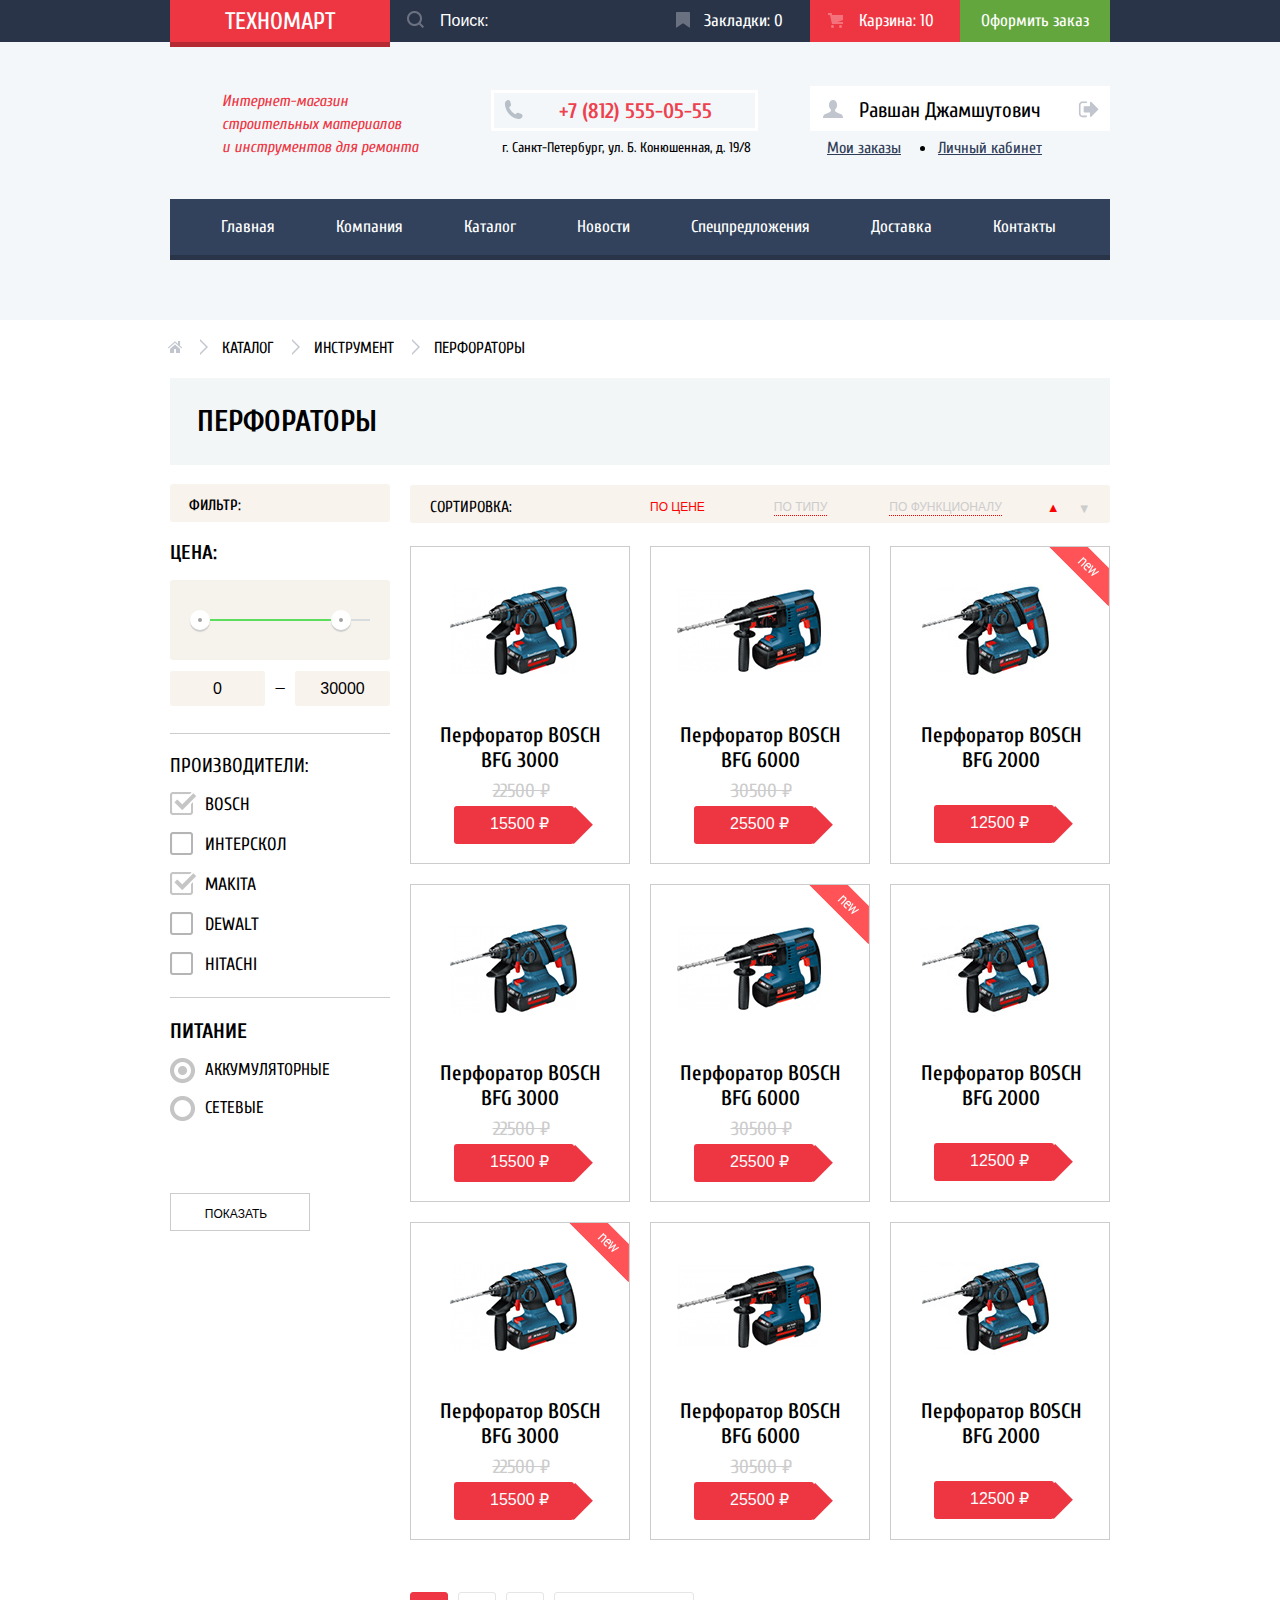
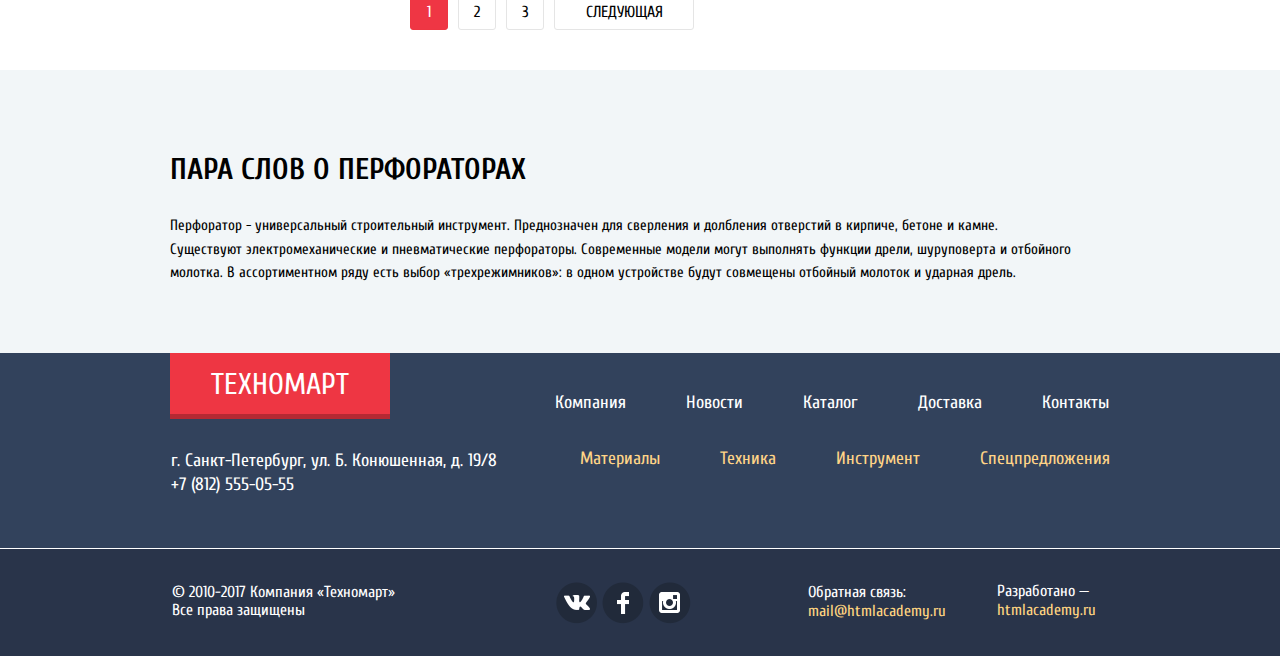
<file: catalog.html>
<!DOCTYPE html>
<html lang="ru">
<head>
	<meta charset="UTF-8">
	<title>Техномарт</title>
	<link rel="stylesheet" href="css/style.css">
	<link href="https://fonts.googleapis.com/css?family=Cuprum:400,400i" rel="stylesheet">
</head>
<body>
	<header class="main-header">
		<div class="header-item">
			<div class="container">
				<div class="top-menu">
					<a class="logo" href="index.html"><h1>Техномарт</h1></a>
						<div class="form-search">
						<form role="search">
							<input type="search" id="mySearch" name="Поиск" aria-label="Поиск по сайту" placeholder="Поиск:">
							<button>Поиск:</button>
						</form>
					</div>
				<ul>
					<li>
						<a href="#" class="text bookmark">Закладки: 0</a>
					</li>
					<li>
						<a href="#" class="basket">Карзина: 10</a>
					</li>
					<li>
						<a href="#" class="btn-menu">Оформить заказ</a>
					</li>
				</ul>
			</div>
			<div class="user">
				<div class="info catalog-info">
					<p>Интернет-магазин строительных материалов<br> и инструментов для ремонта</p>
				</div>
				
				<div class="number catalog-nb">
						<a href="tel:78125550555">+7 (812) 555-05-55</a>
						<div class="number-item">
							<p>г. Санкт-Петербург, ул. Б. Конюшенная, д. 19/8</p>
						</div>
				</div>
				<div class="sign-in">
					<div class="user-item">
						<a class="user-icon" href="#"></a>
						<a class="logout" href="#"></a>
						<p>Равшан Джамшутович</p>
					</div>
					<ul class="user-menu">
						<li><a href="#">Мои заказы</a></li>
						<li><a href="#">Личный кабинет</a></li>
					</ul>
				</div>
			</div>
			<nav class="main-navigation">
				<ul class="menu">
					<li>
						<a href="index.html">Главная</a>
					</li>
					<li>
						<a href="#">Компания</a>
					</li>
					<li>
						<a href="catalog.html">Каталог</a>
					</li>
					<li>
						<a href="#">Новости</a>
					</li>
					<li>
						<a href="#">Спецпредложения</a>
					</li>
					<li>
						<a href="#">Доставка</a>
					</li>
					<li>
						<a href="#">Контакты</a>
					</li>
				</ul>
			</nav>
			</div>
		</div>
	</header>
	<main>
		<div class="container">
			<div class="catalog-title">
				<nav>
				<div class="bread-crumbs">
					<ul>
						<li>
							<a class="home-icon" href="index.html"></a>
						</li>
						<li class="arrow"><a href="#"></a></li>
						<li>
							<a href="catalog.html">Каталог</a>
						</li>
						<li class="arrow"><a href="#"></a></li>
						<li>
							<a href="#">Инструмент</a>
						</li>
						<li class="arrow"><a href="#"></a></li>
						<li>
							<a href="#">Перфораторы</a>
						</li>
					</ul>
				</div>
				</nav>
				<div class="title-item">
					<h2>Перфораторы</h2>
				</div>
				<div class="sorting">
					<p class="filter-item">Фильтр:</p>
					<ul>
						<li><p>Сортировка:</p></li>
						<li>
							<button class="btn-red btn-price" type="submit">по цене</button>
						</li>
						<li class="sort-red">
							<button class="btn-sort" type="submit">по типу</button>
						</li>
						<li class="sort-red">
							<button class="btn-sort" type="submit">по функционалу</button>
						</li>
						<li>
							<button class="btn-red" type="submit">▲</button>
						</li>
						<li>
							<button class="btn-gray" type="submit">▼</button>
						</li>
					</ul>
				</div>
			</div>
				<div class="flex-container">
					<aside class="filter">
					<form action="">
						<div class="price-group">
						<h3>Цена:</h3>
						<div class="range-filter">
                                <div class="range-controls">
                                    <div class="scale">
                                        <div class="bar" style="width: 85%"></div>
                                    </div>
                                    <div class="change change-min"></div>
                                    <div class="change change-max"></div>
                                </div>
                                <div class="price-controls">
                                    <input name="min-price" type="text" value="0">
                                    <p>—</p>
                                    <input name="max-price" type="text" value="30000">
                                </div>
                            </div>
					</div>
					<div class="ch-group">
						<p>Производители:</p>
						<div class="ch-item">
							<input type="checkbox" name="Bosch" id="Bosch" checked>
							<label for="Bosch">Bosch</label>
						</div>
						<div class="ch-item">
							<input type="checkbox" name="interscol" id="interscol">
							<label for="interscol">Интерскол</label>
						</div>
						<div class="ch-item">
							<input type="checkbox" name="Makita" id="Makita" checked>
							<label for="Makita">Makita</label>
						</div>
						<div class="ch-item">
							<input type="checkbox" name="Dewalt" id="Dewalt">
							<label for="Dewalt">Dewalt</label>
						</div>
						<div class="ch-item">
							<input type="checkbox" name="Hitachi" id="Hitachi">
							<label for="Hitachi">Hitachi</label>
						</div>
					</div>
					<div class="rd-group">
						<h4>Питание</h4>
						<div class="rd-item">
							<input type="radio" name="food" id="Akb" checked>
							<label for="Akb">Аккумуляторные</label>
						</div>
						<div class="rd-item">
							<input type="radio" name="food" id="Set">
							<label for="Set">Сетевые</label>
						</div>
						<button type="submit">Показать</button>
					</div>
				</form>
				</aside>
				<div class="catalog-techno">
					<div class="catalog-item">
					<a href="#">
					<figure>
						<img class="img-catalog bfg3" src="img/catalog2.jpg" alt="">
					</figure>
					</a>
					<div class="desc">
						<p class="bfg">Перфоратор BOSCH BFG 3000</p>
						<p class="delet">22500 ₽</p>
						<div class="btn">
							<button type="submit">15500 ₽</button>
						</div>
					</div>
					<div class="pay">
						<a class="link2" href="#">
							Купить
						</a>
						<a href="#">
							В закладки
						</a>
					</div>
				</div>
					<div class="catalog-item">
					<figure>
						<img class="img-catalog bfg6000" src="img/catalog3.jpg" alt="">
					</figure>
					<div class="desc">
						<p class="bfg">Перфоратор BOSCH BFG 6000</p>
						<p class="delet">30500 ₽</p>
						<div class="btn">
							<button type="submit">25500 ₽</button>
						</div>
					</div>
					<div class="pay">
						<a class="link2" href="#">
							Купить
						</a>
						<a href="#">
							В закладки
						</a>
					</div>
				</div>
					<div class="catalog-item item-right">
					<div class="new"></div>
					<figure>
						<img class="img-catalog" src="img/catalog4.jpg" alt="">
					</figure>
					<div class="desc">
						<p class="bfg4">Перфоратор BOSCH BFG 2000</p>
						<div class="btn">
							<button type="submit">12500 ₽</button>
						</div>
					</div>
					<div class="last pay">
						<a class="link2" href="#">
							Купить
						</a>
						<a href="#">
							В закладки
						</a>
					</div>
				</div>
					<div class="catalog-item techno-item">
					<figure>
						<img class="img-catalog bfg3" src="img/catalog2.jpg" alt="">
					</figure>
					<div class="desc">
						<p class="bfg">Перфоратор BOSCH BFG 3000</p>
						<p class="delet">22500 ₽</p>
						<div class="btn">
							<button type="submit">15500 ₽</button>
						</div>
					</div>
					<div class="pay">
						<a class="link" href="#">
							Купить
						</a>
						<a href="#">
							В закладки
						</a>
					</div>
					</div>
					<div class="catalog-item techno-item">
						<div class="new"></div>
					<figure>
						<img class="img-catalog bfg6000" src="img/catalog3.jpg" alt="">
					</figure>
					<div class="desc">
						<p class="bfg">Перфоратор BOSCH BFG 6000</p>
						<p class="delet">30500 ₽</p>
						<div class="btn">
							<button type="submit">25500 ₽</button>
						</div>
					</div>
					<div class="pay">
						<a class="link2" href="#">
							Купить
						</a>
						<a href="#">
							В закладки
						</a>
					</div>
				</div>
					<div class="catalog-item techno-item">
					<figure>
						<img class="img-catalog" src="img/catalog4.jpg" alt="">
					</figure>
					<div class="desc">
						<p class="bfg4">Перфоратор BOSCH BFG 2000</p>
						<div class="btn">
							<button type="submit">12500 ₽</button>
						</div>
					</div>
					<div class="last pay">
						<a class="link2" href="#">
							Купить
						</a>
						<a href="#">
							В закладки
						</a>
					</div>
				</div>
					<div class="catalog-item techno-item">
						<div class="new"></div>
					<figure>
						<img class="img-catalog bfg3" src="img/catalog2.jpg" alt="">
					</figure>
					<div class="desc">
						<p class="bfg">Перфоратор BOSCH BFG 3000</p>
						<p class="delet">22500 ₽</p>
						<div class="btn">
							<button type="submit">15500 ₽</button>
						</div>
					</div>
					<div class="pay">
						<a class="link2" href="#">
							Купить
						</a>
						<a href="#">
							В закладки
						</a>
					</div>
					</div>
					<div class="catalog-item techno-item">
					<figure>
						<img class="img-catalog bfg6000" src="img/catalog3.jpg" alt="">
					</figure>
					<div class="desc">
						<p class="bfg">Перфоратор BOSCH BFG 6000</p>
						<p class="delet">30500 ₽</p>
						<div class="btn">
							<button type="submit">25500 ₽</button>
						</div>
					</div>
					<div class="pay">
						<a class="link2" href="#">
							Купить
						</a>
						<a href="#">
							В закладки
						</a>
					</div>
				</div>
					<div class="catalog-item item-right-2">
					<figure>
						<img class="img-catalog" src="img/catalog4.jpg" alt="">
					</figure>
					<div class="desc">
						<p class="bfg4">Перфоратор BOSCH BFG 2000</p>
						<div class="btn">
							<button type="submit">12500 ₽</button>
						</div>
					</div>
					<div class="last pay">
						<a class="link2" href="#">
							Купить
						</a>
						<a href="#">
							В закладки
						</a>
					</div>
				</div>
					<div class="paginator">
					<input type="radio" name="paginator" id="paginator1" checked>
					<input type="radio" name="paginator" id="paginator2">
					<input type="radio" name="paginator" id="paginator3">
					<input type="radio" name="paginator" id="paginator4">
					<div class="paginator-controls">
						<label class="paginator-1" for="paginator1">1</label>
						<label class="paginator-2" for="paginator2">2</label>
						<label class="paginator-3" for="paginator3">3</label>
						<label for="paginator4">Следующая</label>
					</div>
				</div>
				</div>
			</div>
		</div>
			<div class="title-down">
				<div class="container">
					<h4>Пара слов о перфораторах</h4>
					<p class="title-p-1">
						Перфоратор - универсальный строительный инструмент. Преднозначен для сверления и долбления отверстий в кирпиче, бетоне и камне.
					</p>
					<p class="title-p-2">
						Существуют электромеханические и пневматические перфораторы. Современные модели могут выполнять функции дрели, шуруповерта и отбойного молотка. В ассортиментном ряду есть выбор «трехрежимников»: в одном устройстве будут совмещены отбойный молоток и ударная дрель.
					</p>
				</div>
				</div>	
	</main>
	<footer>
		<div class="footer-item">
			<div class="container">
				<a href="#" class="footer-logo">Техномарт</a>
					<ul class="ft-menu">
						<li><a href="#">Компания</a></li>
						<li><a href="#">Новости</a></li>
						<li><a href="#">Каталог</a></li>
						<li><a href="#">Доставка</a></li>
						<li><a href="#">Контакты</a></li>
					</ul>
			</div>
			<div class="footer-catalog">
				<p>г. Санкт-Петербург, ул. Б. Конюшенная, д. 19/8 <a href="tel:78125550555">+7 (812) 555-05-55</a></p>
					<ul class="ft-catalog">
						<li><a href="#">Материалы</a></li>
						<li><a href="#">Техника</a></li>
						<li><a href="#">Инструмент</a></li>
						<li><a href="#">Спецпредложения</a></li>
					</ul>
			</div>
		<div class="footer-social">
			<div class="container">
				<p class="techno">© 2010-2017 Компания «Техномарт» Все права защищены</p>
				<div class="social-item">
						<a class="vk" href="https://vk.com"></a>
						<a class="fb" href="https://www.facebook.com/"></a>
						<a class="inst" href="https://www.instagram.com/"></a>
					</div>
					<div class="connectivity">
						<p>Обратная связь:</p>
						<a href="#">mail@htmlacademy.ru</a>
					</div>
					<div class="razrab">
						<p>Разработано —</p>
						<a href="https://htmlacademy.ru/">htmlacademy.ru</a>
					</div>
			</div>
		</div>
		</div>
	</footer>
	<div class="modal-catalog">
		<div class="container">
			<div class="title-modal">
				<p>Товар добавлен в корзину!</p>
			</div>
		</div>
		<div class="modal-btn">
				<button type="submit">Оформить заказ</button>
				<button type="submit">Продолжить покупки</button>
		</div>
			<button class="close2">X</button>
	</div>
	<script type="text/javascript" src="js/script.js"></script>
</body>
</html>
</file>
<file: css/style.css>
/*! normalize.css v7.0.0 | MIT License | github.com/necolas/normalize.css */

/* Document
   ========================================================================== */

/**
 * 1. Correct the line height in all browsers.
 * 2. Prevent adjustments of font size after orientation changes in
 *    IE on Windows Phone and in iOS.
 */

html {
  line-height: 1.15; /* 1 */
  -ms-text-size-adjust: 100%; /* 2 */
  -webkit-text-size-adjust: 100%; /* 2 */
}

/* Sections
   ========================================================================== */

/**
 * Remove the margin in all browsers (opinionated).
 */

body {
  margin: 0;
}

/**
 * Add the correct display in IE 9-.
 */

article,
aside,
footer,
header,
nav,
section {
  display: block;
}

/**
 * Correct the font size and margin on `h1` elements within `section` and
 * `article` contexts in Chrome, Firefox, and Safari.
 */

h1 {
  font-size: 2em;
  margin: 0.67em 0;
}

/* Grouping content
   ========================================================================== */

/**
 * Add the correct display in IE 9-.
 * 1. Add the correct display in IE.
 */

figcaption,
figure,
main { /* 1 */
  display: block;
}

/**
 * Add the correct margin in IE 8.
 */

figure {
  margin: 1em 40px;
}

/**
 * 1. Add the correct box sizing in Firefox.
 * 2. Show the overflow in Edge and IE.
 */

hr {
  box-sizing: content-box; /* 1 */
  height: 0; /* 1 */
  overflow: visible; /* 2 */
}

/**
 * 1. Correct the inheritance and scaling of font size in all browsers.
 * 2. Correct the odd `em` font sizing in all browsers.
 */

pre {
  font-family: monospace, monospace; /* 1 */
  font-size: 1em; /* 2 */
}

/* Text-level semantics
   ========================================================================== */

/**
 * 1. Remove the gray background on active links in IE 10.
 * 2. Remove gaps in links underline in iOS 8+ and Safari 8+.
 */

a {
  background-color: transparent; /* 1 */
  -webkit-text-decoration-skip: objects; /* 2 */
}

/**
 * 1. Remove the bottom border in Chrome 57- and Firefox 39-.
 * 2. Add the correct text decoration in Chrome, Edge, IE, Opera, and Safari.
 */

abbr[title] {
  border-bottom: none; /* 1 */
  text-decoration: underline; /* 2 */
  text-decoration: underline dotted; /* 2 */
}

/**
 * Prevent the duplicate application of `bolder` by the next rule in Safari 6.
 */

b,
strong {
  font-weight: inherit;
}

/**
 * Add the correct font weight in Chrome, Edge, and Safari.
 */

b,
strong {
  font-weight: bolder;
}

/**
 * 1. Correct the inheritance and scaling of font size in all browsers.
 * 2. Correct the odd `em` font sizing in all browsers.
 */

code,
kbd,
samp {
  font-family: monospace, monospace; /* 1 */
  font-size: 1em; /* 2 */
}

/**
 * Add the correct font style in Android 4.3-.
 */

dfn {
  font-style: italic;
}

/**
 * Add the correct background and color in IE 9-.
 */

mark {
  background-color: #ff0;
  color: #000;
}

/**
 * Add the correct font size in all browsers.
 */

small {
  font-size: 80%;
}

/**
 * Prevent `sub` and `sup` elements from affecting the line height in
 * all browsers.
 */

sub,
sup {
  font-size: 75%;
  line-height: 0;
  position: relative;
  vertical-align: baseline;
}

sub {
  bottom: -0.25em;
}

sup {
  top: -0.5em;
}

/* Embedded content
   ========================================================================== */

/**
 * Add the correct display in IE 9-.
 */

audio,
video {
  display: inline-block;
}

/**
 * Add the correct display in iOS 4-7.
 */

audio:not([controls]) {
  display: none;
  height: 0;
}

/**
 * Remove the border on images inside links in IE 10-.
 */

img {
  border-style: none;
}

/**
 * Hide the overflow in IE.
 */

svg:not(:root) {
  overflow: hidden;
}

/* Forms
   ========================================================================== */

/**
 * 1. Change the font styles in all browsers (opinionated).
 * 2. Remove the margin in Firefox and Safari.
 */

button,
input,
optgroup,
select,
textarea {
  font-family: sans-serif; /* 1 */
  font-size: 100%; /* 1 */
  line-height: 1.15; /* 1 */
  margin: 0; /* 2 */
  border-radius: 0;
  outline: none;
}

/**
 * Show the overflow in IE.
 * 1. Show the overflow in Edge.
 */

button,
input { /* 1 */
  overflow: visible;
}

/**
 * Remove the inheritance of text transform in Edge, Firefox, and IE.
 * 1. Remove the inheritance of text transform in Firefox.
 */

button,
select { /* 1 */
  text-transform: none;
}

/**
 * 1. Prevent a WebKit bug where (2) destroys native `audio` and `video`
 *    controls in Android 4.
 * 2. Correct the inability to style clickable types in iOS and Safari.
 */

button,
html [type="button"], /* 1 */
[type="reset"],
[type="submit"] {
  -webkit-appearance: button; /* 2 */
}

/**
 * Remove the inner border and padding in Firefox.
 */

button::-moz-focus-inner,
[type="button"]::-moz-focus-inner,
[type="reset"]::-moz-focus-inner,
[type="submit"]::-moz-focus-inner {
  border-style: none;
  padding: 0;
}

/**
 * Restore the focus styles unset by the previous rule.
 */

button:-moz-focusring,
[type="button"]:-moz-focusring,
[type="reset"]:-moz-focusring,
[type="submit"]:-moz-focusring {
  outline: 1px dotted ButtonText;
}

/**
 * Correct the padding in Firefox.
 */

fieldset {
  padding: 0.35em 0.75em 0.625em;
}

/**
 * 1. Correct the text wrapping in Edge and IE.
 * 2. Correct the color inheritance from `fieldset` elements in IE.
 * 3. Remove the padding so developers are not caught out when they zero out
 *    `fieldset` elements in all browsers.
 */

legend {
  box-sizing: border-box; /* 1 */
  color: inherit; /* 2 */
  display: table; /* 1 */
  max-width: 100%; /* 1 */
  padding: 0; /* 3 */
  white-space: normal; /* 1 */
}

/**
 * 1. Add the correct display in IE 9-.
 * 2. Add the correct vertical alignment in Chrome, Firefox, and Opera.
 */

progress {
  display: inline-block; /* 1 */
  vertical-align: baseline; /* 2 */
}

/**
 * Remove the default vertical scrollbar in IE.
 */

textarea {
  overflow: auto;
}

/**
 * 1. Add the correct box sizing in IE 10-.
 * 2. Remove the padding in IE 10-.
 */

[type="checkbox"],
[type="radio"] {
  box-sizing: border-box; /* 1 */
  padding: 0; /* 2 */
}

/**
 * Correct the cursor style of increment and decrement buttons in Chrome.
 */

[type="number"]::-webkit-inner-spin-button,
[type="number"]::-webkit-outer-spin-button {
  height: auto;
}

/**
 * 1. Correct the odd appearance in Chrome and Safari.
 * 2. Correct the outline style in Safari.
 */

[type="search"] {
  -webkit-appearance: textfield; /* 1 */
  outline-offset: -2px; /* 2 */
}

/**
 * Remove the inner padding and cancel buttons in Chrome and Safari on macOS.
 */

[type="search"]::-webkit-search-cancel-button,
[type="search"]::-webkit-search-decoration {
  -webkit-appearance: none;
}

/**
 * 1. Correct the inability to style clickable types in iOS and Safari.
 * 2. Change font properties to `inherit` in Safari.
 */

::-webkit-file-upload-button {
  -webkit-appearance: button; /* 1 */
  font: inherit; /* 2 */
}

/* Interactive
   ========================================================================== */

/*
 * Add the correct display in IE 9-.
 * 1. Add the correct display in Edge, IE, and Firefox.
 */

details, /* 1 */
menu {
  display: block;
}

/*
 * Add the correct display in all browsers.
 */

summary {
  display: list-item;
}

/* Scripting
   ========================================================================== */

/**
 * Add the correct display in IE 9-.
 */

canvas {
  display: inline-block;
}

/**
 * Add the correct display in IE.
 */

template {
  display: none;
}

/* Hidden
   ========================================================================== */

/**
 * Add the correct display in IE 10-.
 */

[hidden] {
  display: none;
}
* {
  box-sizing: border-box;
}
body {
  font-family: 'Cuprum', sans-serif;
  width: 100%;
  margin: 0 auto;
}
.container {
  width: 940px;
  margin: 0 auto;
}
.main-header {
  background-color: #f4f7f9;
  height: 320px;
}
.header-item {
  height: 42px;
  background-color: #293449;
}
.logo {
  display: inline-block;
  width: 220px;
  height: 47px;
  background: #ee3643;
  text-align: center;
  text-decoration: none;
  text-transform: uppercase;
  border-bottom: 5px solid #b52933;
}
h1 {
  margin: 8px;
  font-size: 24px;
  color: #fff;
  font-weight: 500;
}
.logo:hover {
  background: #C92C37;
  transition: all 300ms ease;
}
.logo:active {
  background: #BA2632;
}
.form-search {
  width: 270px;
  height: 42px;
}
.form-search form {
  display: flex;
  flex-direction: row-reverse;
  justify-content: flex-start;
}
.form-search input[type="search"] {
    width: 220px;
    height: 42px;
    background-color: #293449;
    outline: none;
    border: none;
    padding: 0;
}
.form-search input[type="search"]::placeholder {
  color: #fff;
}
.form-search input[type="search"]:focus {
  background-color: #fff;
}
.form-search input[type="search"]:focus + button {
  background-color: #fff;
}
.form-search input[type="search"]:focus + button::after {
  background-position: -30px 0;
  opacity: 1;
}
.form-search button:after {
  content: "";
  width: 17px;
  height: 17px;
  border: none;
  font-size: 0;
  position: absolute;
  cursor: pointer;
  opacity: 0.3;
  top: 11px;
  left: 17px;
  padding: 0;
  background: url(../img/sprite/sprites.png) no-repeat;
  background-position: 0 0;
}
.form-search button {
  width: 50px;
  height: 42px;
  border: none;
  font-size: 0;
  position: relative;
  padding: 0;
  background: #293449;
}
.form-search:hover button::after {
  opacity: 1;
}
.bookmark:after {
  content: "";
  position: absolute;
  top: 12px;
  left: 16px;
  width: 14px;
  height: 16px;
  background: url(../img/sprite/sprites.png) no-repeat;
  background-position: -54px 0;
  opacity: 0.3;  
  transition: opacity 200ms linear;
}
.bookmark {
  padding-left: 44px;
}
.basket {
  display: inline-block;
  text-decoration: none;
  color: #fff;
  position: relative;
  border: none;
  width: 150px;
  height: 42px;
  line-height: 42px;
  font-size: 17px;
  padding-left: 49px;
  background-color: #EE3642;
}
.top-menu li:hover a::after {
  opacity: 1;
}
.basket:after {
  content: "";
  position: absolute;
  top: 13px;
  left: 18px;
  width: 15px;
  height: 15px;
  background: url(../img/sprite/sprites.png);
  background-position: -82px 0;
  opacity: 0.3;
  transition: opacity 200ms linear;
}
.sign:after {
  content: "";
  position: absolute;
  width: 20px;
  height: 17px;
  top: 13px;
  left: 13px;
  background: url(../img/sprite/sprites.png);
  background-position: -163px 0;
  transition: all 200ms ease;
}
.sign-in:hover a::after {
  background: url(../img/sprite/sprites.png);
  background-position: -212px 0;
  width: 20px;
  height: 17px;
}
.number {
  position: relative;
  margin-right: 35px;
}
.number a:after {
  content: "";
  position: absolute;
  top: 7px;
  left: 10px;
  width: 19px;
  height: 19px;
  background: url(../img/sprite/sprites.png);
  background-position: -113px 0;
}
.user-sign {
  display: flex;
  height: 48px;
}
.top-menu {
  display: flex;
}
.top-menu ul {
  display: flex;
  justify-content: flex-end;
  padding: 0px;
  margin: 0 0 0 0;
}
.top-menu li {
  display: inline-block;
  height: 42px;
}
.text {
  display: inline-block;
  text-decoration: none;
  color: #fff;
  background-color: #293449;
  position: relative;
  border: none;
  width: 150px;
  height: 42px;
  line-height: 42px;
  font-size: 17px;
}
.text:active {
  background: #151D28;
}
.btn-menu {
  display: inline-block;
  text-decoration: none;
  color: #fff;
  text-align: center;
  background-color: #63a63e;
  border: none;
  width: 150px;
  height: 42px;
  line-height: 42px;
  font-size: 17px;
}
.btn-menu:hover {
  background-color: #5FBA2E;
  transition: all 500ms ease;
}
.btn-menu:active {
  background: #518533;
  color: #B7C9B1;
}
.user {
  display: flex;
  justify-content: space-between;
  margin-top: 43px;
}
.info {
  margin-left: 55px;
  margin-right: 30px;
}
.info p {
  width: 200px;
  color: #ee3643;
  line-height: 1.45;
  margin: 0px;
  font-style: italic;
}
.number a {
  text-decoration: none;
  color: #ee414e;
  font-weight: bold;
  font-size: 21px;
  display: inline-block;
  padding-top: 6px;
  padding-left: 21px;
  text-align: center;
  border: 3px solid white;
  width: 267px;
  height: 41px;
  position: relative;
}
.number-item p {
  font-size: 14px;
  padding-left: 11px;
  margin-top: 9px;
}
.sign {
  display: inline-block;
  text-decoration: none;
  text-align: center;
  padding-top: 9px;
  color: #000;
  font-size: 20px;
  background: white;
  font-weight: 600;
  border: none;
  width: 121px;
  height: 45px;
  position: relative;
  padding-left: 22px;
}
.sign:active {
  color: #CCCCCC;
}
.sign:hover {
  color: #EF3543;
  transition: all 200ms ease;
}
.regist:hover {
  color: #EF3543;
  transition: all 200ms ease;
}
.regist {
  display: inline-block;
  text-decoration: none;
  color: #000;
  padding-top: 8px;
  font-size: 21px;
  text-align: center;
  background: #fff;
  font-weight: 600;
  border: none;
  width: 150px;
  height: 45px;
  margin-left: 10px;
  position: relative;
}
.main-navigation {
  background: #32425c;
}
.menu {
    padding: 0;
    list-style: none;
    display: flex;
    background-color: #32425c;
    border-bottom: 5px solid #293449;
    font-size: 0;
    margin-top: 29px;
}
.menu li:hover {
  background-color: #293448;
  transition: all 300ms ease;
}
.menu li a {
  display: inline-block;
  color: #fff;
  text-decoration: none;
  font-size: 17px;
  padding: 18px 31px 18px 30px;
}
.menu li:nth-child(7n+1) > a {
    padding-left: 51px;
}
.menu li:nth-child(7n+7) > a {
    padding-right: 55px;
}
.menu li a:active {
  opacity: 0.5;
}
.items {
  display: flex;
  justify-content: space-between;
  height: 125px;
  margin-top: 59px;
}
.item:first-child {
  background: #FDBF46;
}
.icon-items-1 {
  position: absolute;
  right: 43px;
  top: 30px;
  width: 44px;
  height: 65px;
  background: #FDBF46 url(../img/sprite/icon-sprites-2.png) no-repeat;
  background-position: 0 0;
}
.icon-items-2 {
  position: absolute;
  right: 29px;
  top: 30px;
  width: 75px;
  height: 61px;
  background: url(../img/sprite/icon-sprites-2.png) no-repeat;
  background-position: -67px 0;
}
.icon-items-3 {
  position: absolute;
  right: 30px;
  top: 30px;
  width: 78px;
  height: 62px;
  background: url(../img/sprite/icon-sprites-2.png) no-repeat;
  background-position: -158px 0;
}
.icon-items-4 {
  position: absolute;
  right: 45px;
  top: 26px;
  width: 59px;
  height: 72px;
  background: url(../img/sprite/icon-sprites-2.png) no-repeat;
  background-position: -256px 0;
}
.icon-items-5 {
  position: absolute;
  right: 30px;
  top: 32px;
  width: 78px;
  height: 63px;
  background: url(../img/sprite/icon-sprites-2.png) no-repeat;
  background-position: -345px 0;
}
.items a {
  display: inline-block;
  text-decoration: none;
  padding-top: 12px;
  text-align: center;
  width: 135px;
  height: 38px;
  position: absolute;
  left: 23px;
  top: 62px;
  color: #fff;
  border:none;
  border-radius: 3px;
  text-transform: uppercase;
  font-size: 14px;
  font-weight: 600;
  background-color: rgba(0, 0, 0, 0.1);
}
.title-items {
  font-size: 25px;
  color: #fff;
  font-weight: 600;
  margin: 21px 0 0 22px;
}
.items a:hover {
  background-color: rgba(0, 0, 0, 0.2);
  transition: all 500ms ease;
}
.items a:active {
  background-color: rgba(0, 0, 0, 0.3);
}
.item {
  position: relative;
  width: 300px;
  height: 123px;
}
.item:nth-child(2) {
  background: #3CBCE3;
}
.item:last-child {
  background: #DA91D8;
}
.photo-controls {
  display: flex;
  justify-content: space-between;
}
.slider-1 {
  display: none;
  background-image: url(../img/slider-photo-1.jpg);
  width: 620px;
  height: 267px;
  position: relative;
}
.title-sliders {
  font-size: 37px;
  color: white;
  font-weight: 600;
  text-transform: uppercase;
  margin: 20px 0 0 26px;
  padding: 0;
}
.slogan {
  font-size: 18px;
  color: #fff;
  margin: 2px 0 0 25px;
  width: 250px;
  text-transform: inherit;
}
.desc-slider a {
  display: inline-block;
  text-decoration: none;
  text-transform: uppercase;
  color: #fff;
  text-align: center;
  background-color: #EF3644;
  border: none;
  width: 195px;
  height: 38px;
  padding-top: 10px;
  padding-left: 3px;
  position: absolute;
  bottom: 22px;
  left: 27px;
  border-radius: 3px;
  font-size: 14px;
}
.desc-slider a:hover {
  background-color: #C92C37;
  transition: all 500ms ease;
}
.slider-2 {
  display: none;
  background-image: url(../img/slider-photo-2.jpg);
  width: 620px;
  height: 267px;
  position: relative;
}
.slider input {
  position: relative;
  margin-right: 5px;
  top: 240px;
  left: 300px;
  z-index: 1;
}
#slider1:checked ~ .photo-controls .slider-1 {
  display: block;
}
#slider2:checked ~ .photo-controls .slider-2 {
  display: block;
}
.promo-img {
  display: flex;
  flex-direction: column;
}
.free-item {
  position: relative;
  width: 300px;
  height: 123px;
  background: #FFBF47;
  margin-top: 20px;
}
.free {
  display: inline-block;
  text-decoration: none;
  padding-top: 15px;
  text-align: center;
  width: 135px;
  height: 28px;
  position: absolute;
  left: 23px;
  bottom: 35px;
  color: white;
  background-color: #E5E5E5;
  border:none;
  border-radius: 3px;
  text-transform: uppercase;
  font-size: 12px;
  font-weight: 600; 
}
.product-item {
  position: relative;
  width: 300px;
  height: 123px;
  background: #8FD690;
}
.promo-btn {
  display: inline-block;
  text-decoration: none;
  padding-top: 12px;
  text-align: center;
  width: 135px;
  height: 38px;
  position: absolute;
  top: 62px;
  left: 22px;
  color: white;
  border: none;
  border-radius: 3px;
  text-transform: uppercase;
  font-size: 14px;
  font-weight: 600;
  background-color: rgba(0, 0, 0, 0.1);
}
.delive {
  width: 290px;
  margin: 0 0 0 -1px;
  text-align: start;
  font-size: 14px;
  line-height: 1.5;
}
.promo-btn:hover {
  background-color: rgba(0, 0, 0, 0.2);
  transition: all 500ms ease;
}
.popular {
  background-color: #FAF5F1;
  height: 89px;
  margin-bottom: 20px;
  margin-top: 53px;
  display: flex;
  justify-content: space-between;
}
.manufacturs {
  margin-top: 21px;
}
.popular a {
  display: inline-block;
  text-decoration: none;
  padding-top: 12px;
  text-align: center;
  width: 253px;
  height: 38px;
  margin: 23px 24px 0 0;
  color: #fff;
  background-color: #EF3644;
  border-radius: 3px;
  text-transform: uppercase;
  font-size: 14px; 
}
.popular h2 {
  margin: 27px 0 0 29px;
  font-size: 30px;
  font-weight: 500;
  text-transform: uppercase;
}
.popular h3 {
  font-size: 27px;
  margin: 25px 0 0 25px;
}
.catalog {
  display: flex;
  justify-content: space-between;
}
.catalog-item {
  border: 1px solid #CCCCCC;
  width: 220px;
  height: 318px;
  position: relative;
  margin-right: 20px;
  display: inline-block;
}
.catalog-item:nth-child(6) {
  margin-right: 0;
}
.catalog-item:last-child {
  margin-right: 0px;
}
.item-right {
  margin-right: 0;
}
.item-right-2 {
  margin-right: 0;
  margin-top: 20px;
}
.techno-item {
  margin-top: 20px;
}
.last-catalog {
  margin-top: 20px;
}
.catalog-item figure {
  width: 201px;
  height: 168px;
  margin: 5px 0 0 17px;
}
.btn button {
  width: 120px;
  height: 38px;
  background: #ee3643;
  border: none;
  border-radius: 3px;
  color: #fff;
  padding-left: 17px;
}
.btn {
  position: relative;
  margin: 3px 12px 0 0;
}
.btn:after {
  position: absolute;
  content: '';
  width: 25px;
  height: 27px;
  background-color: #ee3643;
  left: 151px;
  top: 6px;
  transform: rotate(45deg);
}
.delet {
  text-decoration: line-through;
  color: #CCCCCC;
  margin: 9px 0 0 2px;
  font-size: 19px;
}
.desc {
  text-align: center;
  height: 142px;
  margin-bottom: 2px;
}
.bfg {
  font-size: 21px;
  width: 180px;
  font-weight: 600;
  margin: 3px 0px 0 19px;
}
.bfg4 {
  font-size: 21px;
  width: 180px;
  font-weight: 600;
  margin: 3px 15px 33px 20px;
}
.img-catalog {
  position: relative;
  left: 14px;
  top: 23px;
}
.bfg6000 {
  top: 15px;
  left: 9px;
}
.bfg3 {
  left: 22px;
}
.pay {
  width: 168px;
  height: 155px;
  background: white;
  position: relative;
  bottom: 295px;
  left: 15px;
  display: none;
}
.catalog-item:hover {
  box-shadow: 0 0 20px #000;
  transition: all 500ms ease;
}
.catalog-item:hover .pay {
  display: block;
}
.first {
  position: relative;
  bottom: 295px;
  left: 10px;
  width: 195px;
  height: 150px;
  background: #ffffff;
  margin-top: 0px;
}
.last {
  position: absolute;
  bottom: 140px;
  left: 10px;
  width: 175px;
  height: 150px;
  background: #ffffff;
  margin-top: 20px;
}
.pay a:nth-child(1) {
  display: inline-block;
  text-align: center;
  text-transform: uppercase;
  text-decoration: none;
  color: white;
  padding-top: 9px;
  width: 135px;
  height: 38px;
  background-color: #63A63D;
  border-radius: 3px;
  margin-left: 30px;
  margin-top: 15px;
  border-bottom: 3px solid #367314;
}
.pay a:hover {
  background: #5FBA2E;
  transition: all 500ms ease;
}
.pay a:active {
  background: #5FBA2E;
}
.pay a:after {
  content: "";
  position: absolute;
    top: 24px;
    left: 40px;
    width: 15px;
    height: 15px;
    background: url(../img/sprite/sprites.png);
    background-position: -82px 0;
    opacity: 0.3;
  }
.pay a:nth-child(2) {
  display: inline-block;
  text-align: center;
  text-decoration: none;
  color: black;
  text-transform: uppercase;
  padding-top: 8px;
  width: 135px;
  height: 39px;
  background-color: #ffffff;
  border: 3px solid #63A63D;
  border-radius: 3px;
  margin-left: 30px;
  margin-top: 10px;
}
.pay a:nth-child(2):hover {
  border: 3px solid #32425C;
}
.pay a:nth-child(2):active {
  border: 3px solid #CCCCCC;
  opacity: 0.5;
}
.new {
  position: absolute;
  top: 0;
  right: 0;
  width: 60px;
  height: 59px;
  background: url(../img/sprite/icon-sprites-2.png) no-repeat;
  background-position: -500px 0;
}
.manufactur {
  background-color: #FAF5F1;
  height: 89px;
  margin-bottom: 20px;
  display: flex;
  justify-content: space-between;
  margin-top: 21px;
}
.popular h3 {
  margin: 27px 0 0 25px;
  font-size: 30px;
  font-weight: 500;
  text-transform: uppercase;
}
.manufactur a {
  display: inline-block;
  text-decoration: none;
  padding-top: 15px;
  text-align: center;
  width: 253px;
  height: 28px;
  margin: 20px 25px 0 0;
  color: white;
  background-color: #EF3644;
  border-radius: 3px;
  text-transform: uppercase;
  font-weight: 600;
}
.manofacturs {
  width: 940px;
}
.manofacturs a {
  display: inline-block;
  width: 215px;
  height: 142px;
}
.manofacturs div {
  display: inline-block;
  border: 2px solid lightgray;
  width: 218px;
  height: 144px;
  text-align: center;
  vertical-align: middle;
  margin-right: 18px;
}
.manofacturs div:active {
  opacity: 0.5;
}
.bottom-manufacturs {
  margin-top: 20px;
}
.manofacturs div:last-child {
  margin-right: 0px;
}
.manofacturs div:nth-child(4) {
  margin-right: 0px;
}
.manofacturs img {
  margin-top: 50px;
}
.interscop img {
  margin-top: 18px;
}
.manofacturs div:hover {
  box-shadow: 0px 8px 35px #7b7c7c;
  transition: all 500ms ease;
}
.dewalt img {
  margin-top: 45px;
}
.makita img {
  margin-top: 47px;
}
.hitachi img {
  margin-top: 54px;
}
.lg img {
  margin-top: 33px;
  margin-right: 2px;
}
.metabo img {
  margin-top: 33px;
  margin-left: 4px;
}
.service {
  background-color: #F4F8FB;
  display: flex;
  justify-content: space-between;
  margin-top: 87px;
  margin-bottom: 65px;
}
.aeg img {
  margin-top: 23px;
}
.service-item {
  height: 458px;
}
.service-item h4 {
  text-transform: uppercase;
  font-size: 30px;
  margin: 63px 0 25px 0;
}
.serv {
  width: 400px;
  line-height: 1.5;
  font-size: 14px;
}
.service-slider {
  margin-top: 73px;
  position: relative;
}
.service-slider input {
  display: none;
}
.slider-controls {
  display: flex;
  flex-direction: column;
  width: 240px;
  height: 182px;
  text-align: center;
}
.slider-controls label {
  width: 240px;
  height: 61px;
  background: #32425B;
  border-bottom: 1px solid #50617B;
  padding-top: 16px;
  font-size: 22px;
  color: #fff;
  text-align: start;
  padding-left: 21px;
}
.slider-controls label:last-child {
  border-bottom: none;
}
.slider-controls label:hover {
  background: #293448;
  transition: all 500ms ease;
}
#sliderserv1:checked ~ .slider-control .sliderserv-1 {
  display: block;
}
#sliderserv2:checked ~ .slider-control .sliderserv-2 {
  display: block;
}
#sliderserv3:checked ~ .slider-control .sliderserv-3 {
  display: block;
}
#sliderserv1:checked ~ .slider-controls .slider-serv-1 {
  background: #fff;
  color: #31405D;
}
#sliderserv2:checked ~ .slider-controls .slider-serv-2 {
  background: #fff;
  color: #31405D;
}
#sliderserv3:checked ~ .slider-controls .slider-serv-3 {
  background: #fff;
  color: #31405D;
}
.slider-control {
    width: 700px;
    height: 250px;
    position: absolute;
    top: -40px;
    left: 241px;
    box-shadow: -17px 0 25px -20px rgba(0,0,0,0.4);
    padding-left: 80px;
}
.sliderserv-2 {
  display: none;
  font-size: 18px;
  width: 640px;
  height: 320px;
  position: relative;
}
.sliderserv-3 {
  display: none;
  font-size: 18px;
  width: 640px;
  height: 320px;
  position: relative;
}
.credit {
  width: 310px;
  font-size: 16px;
  text-align: start;
  line-height: 1.5;
}
.sliderserv-3 button {
  width: 195px;
  height: 38px;
  background: #FF5357;
  position: absolute;
  left: 0;
  border: none;
  border-radius: 3px;
  color: white;
  margin-top: 20px;
}
.sliderserv-1 {
  display: none;
  width: 640px;
  height: 290px;
  position: relative;
}
.sliderserv-img-1 {
  position: absolute;
  top: 26px;
  right: 23px;
  width: 468px;
  height: 261px;
  background: url(../img/sprite/icon-sprites-2.png) no-repeat;
  background-position: 0 -80px;
}
.sliderserv-img-2 {
  position: absolute;
  top: 0;
  right: 25px;
  width: 389px;
  height: 283px;
  background: url(../img/sprite/icon-sprites-2.png) no-repeat;
  background-position: 0 -353px;
}
.sliderserv-img-3 {
  position: absolute;
  top: 0;
  left: 160px;
  width: 465px;
  height: 285px;
  background: url(../img/sprite/icon-sprites-2.png) no-repeat;
  background-position: -421px -357px;
}
.title-slider {
  color: #314061;
  font-size: 36px;
  width: 120px;
  text-transform: uppercase;
  margin-bottom: 25px;
}
.gurantiee {
  width: 350px;
  text-align: start;
  line-height: 1.5;
  font-size: 16px;
}
.text-desc {
  font-weight: 600;
  font-size: 26px;
}
.home {
  width: 250px;
}
.dv {
  position: relative;
  left: 245px;
  bottom: 152px;
}
.guarantee {
  height: 60px;
}
.p-slider {
  width: 175px;
  text-align: start;
  font-size: 14px;
  margin-top: 3px;
  line-height: 1.6;
}
.md {
  position: relative;
  left: 290px;
  bottom: 240px;
}
.home {
  width: 230px;
}
.information {
  display: flex;
  flex-direction: column;
}
.future {
  display: flex;
  justify-content: space-between;
}
.p1 {
  font-size: 15px;
  line-height: 1.5;
  width: 525px;
  margin-bottom: 15px;
  margin-top: 0;
}
.orders {
  list-style: none;
  margin-bottom: 0px;
  margin-top: 4px;
  padding-left: 35px;
}
.orders li {
  position: relative;
  margin-top: 21px;
  font-size: 18px;
}
.orders li:last-child {
  margin-top: 18px;
}
.p2 {
  font-size: 14px;
  width: 405px;
  line-height: 1.5;
  margin-bottom: 0;
}
.orders li:before {
  content: "";
  width: 25px;
  height: 2px;
  position: absolute;
  background-color: red;
  top: 10px;
  left: -37px;
}
.information a {
  display: inline-block;
  background-color: #EF3644;
  width: 220px;
  height: 38px;
  text-decoration: none;
  text-transform: uppercase;
  color: #fff;
  text-align: center;
  vertical-align: middle;
  padding: 12px 0 0 0;
  margin-top: 37px;
  border-radius: 5px;
  font-size: 14px;
}
.contact {
  display: flex;
  flex-direction: column;
}
.company {
  font-size: 30px;
  margin-top: 13px;
  margin-bottom: 25px;
  text-transform: uppercase;
}
.desc-contact p {
  width: 207px;
  margin-bottom: 35px;
  line-height: 1.5;
  font-size: 14px;
}
.contacts {
  font-size: 30px;
  margin-bottom: 12px;
  margin-top: 13px;
  text-transform: uppercase;

}
.contact img {
  margin-top: 40px;
}
.contact a {
  display: inline-block;
  width: 300px;
  height: 38px;
  background-color: #EF3644;
  margin-top: 39px;
  text-decoration: none;
  text-transform: uppercase;
  color: #fff;
  text-align: center;
  vertical-align: middle;
  padding-top: 13px;
  border-radius: 5px;
  font-size: 14px;
  padding-left: 6px;
  margin-bottom: 87px;
}
.footer-item .container {
  display: flex;
  justify-content: space-between;
}
.footer-item {
  background: #32425C;
  height: 195px;
}
.footer-logo img:hover {
  opacity: 0.75;
}
.ft-menu {
  display: inline-block;
  padding-right: 1px;
  margin-top: 40px;
  margin-bottom: 0px;
  font-size: 18px;
}
.ft-menu li {
  display: inline-block;
  margin-right: 55px;
}
.ft-menu li:last-child {
  margin-right: 0px;
}
.ft-menu li a {
  text-decoration: none;
  color: white;
}
.ft-menu li a:hover {
  text-decoration: underline;
}
.ft-menu li a:active {
  text-decoration: none;
  opacity: 0.5;
}
.footer-catalog {
  width: 990px;
  margin: 0 auto;
  margin-top: 30px;
  display: flex;
  justify-content: space-between;
}
.footer-logo {
  display: inline-block;
  width: 220px;
  height: 66px;
  background: #ee3643;
  text-align: center;
  text-decoration: none;
  text-transform: uppercase;
  border-bottom: 5px solid #b52933;
  color: #fff;
  font-size: 30px;
  padding-top: 15px;
}
.footer-catalog p {
  width: 365px;
  color: #fff;
  line-height: 1.3;
  margin-top: 0px;
  margin-bottom: 53px;
  font-size: 18px;
  padding-left: 26px;
}
.footer-catalog p a {
  text-decoration: none;
  color: white;
}
.ft-catalog {
  display: inline-block;
  padding-right: 25px;
  font-size: 18px;
  margin-top: 0px;
}
.ft-catalog li a:active {
  text-decoration: none;
  opacity: 0.5;
}
.ft-catalog li {
  display: inline-block;
  margin-right: 55px;
}
.ft-catalog li:last-child {
  margin-right: 0px;
}
.ft-catalog li a {
  text-decoration: none;
  color: #FFD487;
}
.ft-catalog li a:hover {
  text-decoration: underline;
}
.footer-social {
  height: 107px;
  margin: 0 auto;
  background: #29344A;
}
.techno {
  color: #fff;
  width: 230px;
  margin-top: 34px;
  margin-right: 100px;
  padding-left: 2px;
}
.social-item {
  display: flex;
  margin-top: 33px;
  position: relative;
  padding-left: 5px;
}
.vk {
  width: 41px;
  height: 42px;
  background: url(../img/sprite/icon-sprites.png) no-repeat;
  background-position: 0 -54px;
  margin-right: 5px;
}
.vk:hover {
  background-position: -158px -53px;
}
.fb {
  width: 42px;
  height: 42px;
  background: url(../img/sprite/icon-sprites.png) no-repeat;
  background-position: -52px -53px;
  margin-right: 5px;
}
.fb:hover {
  background-position: -208px -53px;
}
.inst {
  width: 42px;
  height: 42px;
  background: url(../img/sprite/icon-sprites.png) no-repeat;
  background-position: -101px -54px;
}
.inst:hover {
  background-position: -256px -52px;
}
.connectivity {
  line-height: 0.2;
  margin-top: 26px;
  padding-left: 65px;
}
.razrab {
  line-height: 0.2;
  margin-top: 25px;
  padding-right: 14px;
}
.connectivity p {
  color: white;
}
.razrab p {
  color: white;
}
.connectivity a {
  text-decoration: none;
  color: #FFD481;
}
.connectivity a:hover {
  text-decoration: underline;
}
.connectivity a:active {
  text-decoration: none;
  color: #EC3643;
}
.razrab a {
  text-decoration: none;
  color: #FFD481;
}
.razrab a:hover {
  text-decoration: underline;
}
.razrab a:active {
  text-decoration: none;
  color: #EC3643;
}
.modal {
  width: 620px;
  height: 410px;
  border-top: 7px solid #ff5257;
  background: #fff;
  position: absolute;
  left: 300px;
  top: 2665px;
  box-shadow: 0px 13px 40px #000;
  display: none;
}
.modal .container {
  width: 460px;
}
.user-data {
  display: flex;
  justify-content: space-between;
  margin-bottom: 20px;
  margin-top: 20px;
}
.form-modal p {
  font-weight: bold;
}
.form-modal input {
  width: 210px;
  height: 38px;
  padding-left: 10px;
  border: 2px solid #eeeeee;
  border-radius: 5px;
  margin: 0 auto;
  margin-right: 10px;
}
.form-modal textarea {
  border: 2px solid #eeeeee;
  border-radius: 5px;
  padding: 10px 0 0 10px;
  width: 446px;
  height: 114px;
}
.form-btn {
  background: #f4f4f4;
  height: 107px;
}
.form-btn button {
  border: none;
    background: #ee3643;
    display: inline-block;
    width: 460px;
    height: 38px;
    border-radius: 4px;
    position: absolute;
    left: 80px;
    color: white;
    text-transform: uppercase;
    margin-top: 35px;
}
.close {
  position: absolute;
  left: 590px;
  top: 0px;
  border: none;
  background: white;
  color: #fecccd;
  font-weight: 800;
}
.close:hover {
  color: #ee3643;
}
.open {
  display: block;
}
.cart {
  display: inline-block;
    text-decoration: none;
    color: white;
    text-align: center;
    background-color: #EE3643;
    border: none;
    width: 160px;
    height: 42px;
    padding-left: 10px;
}
.ct {
  width: 121px;
}
.bk {
  position: absolute;
  top: 13px;
  left: 242px;
}
.user-item {
  width: 300px;
  height: 45px;
  border: none;
  text-align: center;
  background: #fff;
  position: relative;
  bottom: 4px;
}
.user-item p {
  font-size: 21px;
  padding-top: 12px;
  padding-right: 21px;
  margin: 0;
}
.user-icon {
  width: 20px;
  height: 18px;
  position: absolute;
  top: 14px;
  left: 13px;
  background: url(../img/sprite/sprites.png);
  background-position: -309px 0;
  opacity: 0.3;
}
.user-icon:hover {
  opacity: 1;
}
.logout {
  width: 21px;
  height: 17px;
  position: absolute;
  top: 15px;
  left: 268px;
  background: url(../img/sprite/sprites.png);
  background-position: -413px 0;
  opacity: 0.3;
}
.logout:hover {
  opacity: 1;
}
#map {
  width: 300px;
  height: 158px;
}
.user-menu {
  display: flex;
  margin-top: 4px;
  margin-bottom: 0;
  padding-left: 0px;
}
.user-menu li:first-child {
  list-style: none;
  margin-right: 35px;
  margin-left: 15px;
}
.user-menu a {
  color: #2F3D58;
}
.user-menu a:first-child {
  padding-left: 2px;
}
.user-menu a:hover {
  color: red;
}
.user-menu a:active {
  color: #CCCCCC;
}
.catalog-nb {
  margin-right: 13px;
}
.catalog-info {
  margin-left: 52px;
}
.bread-crumbs ul {
  display: flex;
  list-style: none;
  padding-left: 12px;
  margin: 19px 0 21px 0;
}
.bread-crumbs li {
  position: relative;
  margin-right: 10px;
}
.bread-crumbs a {
  text-decoration: none;
  text-transform: uppercase;
  color: black;
}
.home-icon {
  position: absolute;
  top: 2px;
  right: 0;
  width: 14px;
  height: 12px;
  background: url(../img/sprite/icon-sprites-2.png) no-repeat;
  background-position: -450px 0;
}
.arrow {
  margin-left: 20px;
}
.arrow::before {
  position: absolute;
  content: " ";
  width: 0;
  height: 0;
  left: -12px;
  border-top: 8px solid transparent;
  border-left: 8px solid #c1c6ce;
  border-bottom: 8px solid transparent;
}
.arrow::after {
  position: absolute;
  content: " ";
  width: 0;
  height: 0;
  left: -14px;
  border-top: 8px solid transparent;
  border-left: 8px solid white;
  border-bottom: 8px solid transparent;
}
.title-item {
  width: 100%;
  height: 87px;
  background: #F2F6F7;
  padding-top: 1px;
}
.price-controls {
  display: flex;
  justify-content: space-between;
}
.price-controls p {
  margin: 8px 0 0 5px;
}
.title-item h2 {
  font-size: 30px;
  margin-left: 30px;
  text-transform: uppercase;
  margin: 26px 0 0 27px;
}
.sorting {
  display: flex;
  margin-top: 4px;
}
.sorting ul {
  display: flex;
  list-style: none;
  width: 700px;
  height: 38px;
  background: #F8F3ED;
  margin-left: 20px;
  padding-left: 20px;
  border-radius: 3px;
}
.sorting li {
  font-size: 12px;
  padding-top: 16px;
  height: 38px;
  margin-right: 69px;
}
.sorting li p {
  font-size: 16px;
  text-transform: uppercase;
  margin: 11px 0 0 -2px;
}
.sorting li p:first-child {
  margin: 13px 0 0 0;
}
.sorting li:last-child {
  margin-right: 0px;
  width: 20px;
  font-size: 13px;
}
.sorting li:nth-child(3) {
  margin-right: 62px;
}
.sorting li:nth-child(4) {
  margin-right: 45px;
}
.sorting li:nth-child(5) {
  margin-right: 5px;
  width: 20px;
  font-size: 13px;
}
.sorting li:first-child {
  margin-right: 138px;
  padding-top: 0;
  height: 38px;
}
.btn-red {
  color: #FF0000;
  background: #F8F3ED;
  border: none;
  text-transform: uppercase;
  padding: 0;
}
.btn-price:hover {
  border-bottom: 1px solid red;
}
.btn-red:hover {
  color: #000;
}
.btn-sort {
  padding: 0;
  color: #CCCCCC;
  background: #F8F3ED;
  text-transform: uppercase;
  border: none;
  border-bottom: 1px dotted #FF0000;
}
.btn-gray {
  color: #CCCCCC;
  border: none;
  background: #F8F3ED;
}
.btn-gray:hover {
  color: #000;
}
.btn-sort:hover {
  color: #000;
  border-bottom: 1px solid #FF0000;
}
.filter {
  width: 220px;
}
.filter-item {
  width: 220px;
  height: 38px;
  background: #F8F3ED;
  font-size: 15px;
  text-transform: uppercase;
  padding-top: 13px;
  padding-left: 19px;
  font-weight: 600;
  border-radius: 3px;
}
.price-group {
  border-bottom: 1px solid #CCCCCC;
  padding-bottom: 27px;
}
.price-group h3 {
  text-transform: uppercase;
  font-size: 20px;
  margin: 2px 0 16px 0;
}
.range-controls {
  position: relative;
  height: 80px;
  padding: 39px 20px 0 20px;
  margin-bottom: 11px;
  background: #F6F3EC;
  border-radius: 3px;
}
.range-controls .scale {
  height: 2px;
  background: #d7dcde;
}
.range-controls .bar {
  height: 2px;
  background: #5CDD5C;
}
.range-controls .change {
  position: absolute;
  top: 30px;
  width: 20px;
  height: 20px;
  cursor: pointer;
  border: 8px solid #fff;
  border-radius: 50%;
  background: #A1A1A1;
  box-shadow: 0 2px 1px 0 #cfcfcf;
}
.range-controls .change-max {
  left: 73%;
}
.price-controls input {
  width: 95px;
  height: 35px;
  border: none;
  background: #F8F3ED;
  border-radius: 3px;
  text-align: center;
  margin-right: 5px;
}
.price-controls input:last-child {
  margin-left: 10px;
  margin-right: 0px;
}
.ch-group {
  line-height: 40px;
  text-transform: uppercase;
  font-size: 18px;
  border-bottom: 1px solid #CCCCCC;
  padding-bottom: 12px;
}
.ch-group p {
  font-size: 20px;
  padding-left: 0;
  margin-bottom: -1px;
  margin-top: 12px;
}
.ch-item input {
  display: none;
}
.ch-item label {
  position: relative;
  padding-left: 35px;
}
.ch-item label:after {
  content: "";
  position: absolute;
  top: -2px;
  left: 0;
  width: 23px;
  height: 23px;
  background: url(../img/sprite/icon-sprites.png) no-repeat;
  background-position: 0 0;
}
.ch-item label:hover::after {
  background-position: -29px 0;
}
.ch-item input:checked + label:after {
  background-position: -100px 0;
  width: 27px;
  height: 23px;
}
.ch-item input:checked + label:hover::after {
  background-position: -135px 0;
  width: 27px;
  height: 23px;
}
.rd-group {
  line-height: 40px;
  text-transform: uppercase;
  font-size: 17px;
}
.rd-group h4 {
  font-size: 21px;
  margin: 13px 0 0 0;
}
.rd-item {
  line-height: 2.2;
}
.rd-item input {
  display: none;
}
.rd-item label {
  position: relative;
  padding-left: 35px;
}
.rd-item label:after {
  content: "";
  position: absolute;
  top: -2px;
  left: 0;
  width: 25px;
  height: 25px;
  background: url(../img/sprite/icon-sprites.png) no-repeat;
  background-position: -222px 0;
}
.rd-item label:hover::after {
  background-position: -253px 0;
}
.rd-item input:checked + label:after {
  background-position: -337px 0;
}
.rd-item input:checked + label:hover::after {
  background-position: -373px 0;
}
.rd-group button {
  width: 140px;
  height: 38px;
  border: 1px solid #CCCCCC;
  background: #fff;
  color: #000;
  margin-top: 67px;
  font-size: 12px;
  padding: 5px 8px 0 0;
  text-transform: uppercase;
}
.flex-container {
  display: flex;
  justify-content: space-between;
}
.catalog-techno {
  display: flex;
  flex-wrap: wrap;
  width: 700px;
  margin-top: 7px;
}
.paginator {
  width: 284px;
  height: 38px;
  margin-top: 52px;
}
.paginator input {
  display: none;
}
.paginator-controls {
  display: flex;
  justify-content: space-between;
}
.paginator-controls label {
  display: inline-block;
  width: 38px;
  height: 38px;
  border: 1px solid #E5E5E5;
  font-size: 16px;
  text-transform: uppercase;
  padding: 10px 0 0 0;
  text-align: center;
  border-radius: 3px;
  background: #fff;
}
.paginator-controls label:last-child {
  width: 140px;
}
.paginator-controls label:hover {
  border: 1px solid #BDC7C9;
}
.paginator-controls label:active {
  border: 1px solid #EE3642;
}
#paginator1:checked ~ .paginator-controls .paginator-1 {
  background: #EF3644;
  color: #fff;
  border: 1px solid #EE3642;
}
#paginator2:checked ~ .paginator-controls .paginator-2 {
  background: #EF3644;
  color: #fff;
  border: 1px solid #EE3642;
}
#paginator3:checked ~ .paginator-controls .paginator-3 {
  background: #EF3644;
  color: #fff;
  border: 1px solid #EE3642;
}
.title-down {
  height: 283px;
  background: #f2f6f8;
}
.title-down h4 {
  font-size: 30px;
  text-transform: uppercase;
  padding-top: 83px;
  margin-bottom: 29px;
}
.title-down p {
  font-size: 15px;
}
.title-p-1 {
  margin-bottom: 0;
}
.title-p-2 {
  margin-top: 5px;
  line-height: 1.5;
}
.modal-catalog {
  width: 620px;
  height: 282px;
  background: #fff;
  border-top: 7px solid #ee3643;
  position: absolute;
  top: 400px;
  left: 305px;
  box-shadow: 0px 13px 40px #000;
  display: none;
}
.modal-catalog .container {
  width: 460px;
}
.title-modal {
  width: 420px;
  height: 70px;
  background: url(../img/form-1.png) no-repeat;
  margin-top: 48px;
}
.title-modal p {
  font-size: 24px;
  font-weight: 600;
  text-align: center;
  padding-top: 20px;
  padding-left: 30px;
}
.modal-btn {
  height: 112px;
  background: #f1f1f1;
  margin-top: 45px;
}
.closemodal {
  width: 30px;
  height: 30px;
  position: absolute;
  top: 0;
  right: 0;
  background: #fff;
  border: none;
  color: #EF3644;
  font-weight: 800;
  opacity: 0.6;
}
.close-modal:hover {
  opacity: 1;
}
.modal-btn button {
  width: 220px;
  height: 38px;
  border-radius: 3px;
  margin-top: 37px;
  border: none;
  background: #fff;
  color: #000;
  text-transform: uppercase;
  font-size: 14px;
  font-weight: 600;
}
.modal-btn button:first-child {
  margin-left: 80px;
  margin-right: 20px;
  background: #ee3643;
  color: #fff;
}
.open2 {
  display: block;
}
</file>
